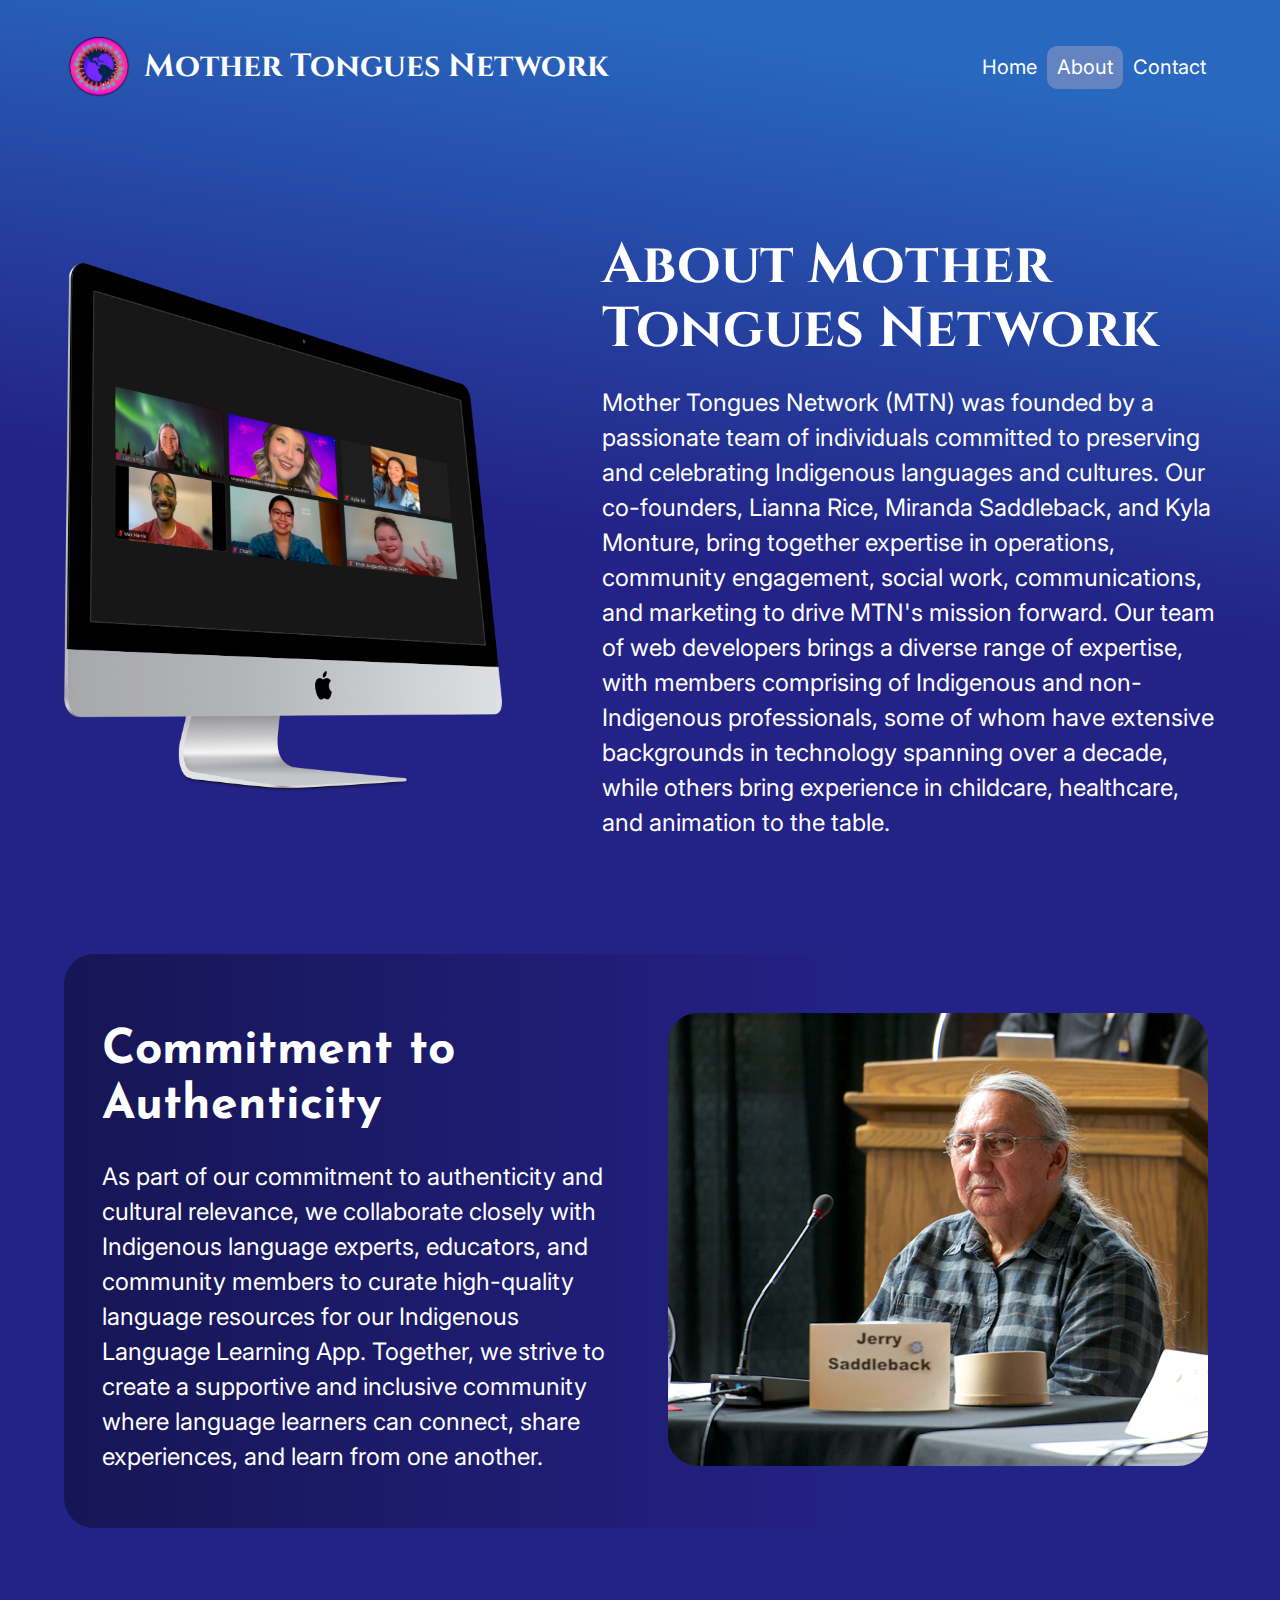
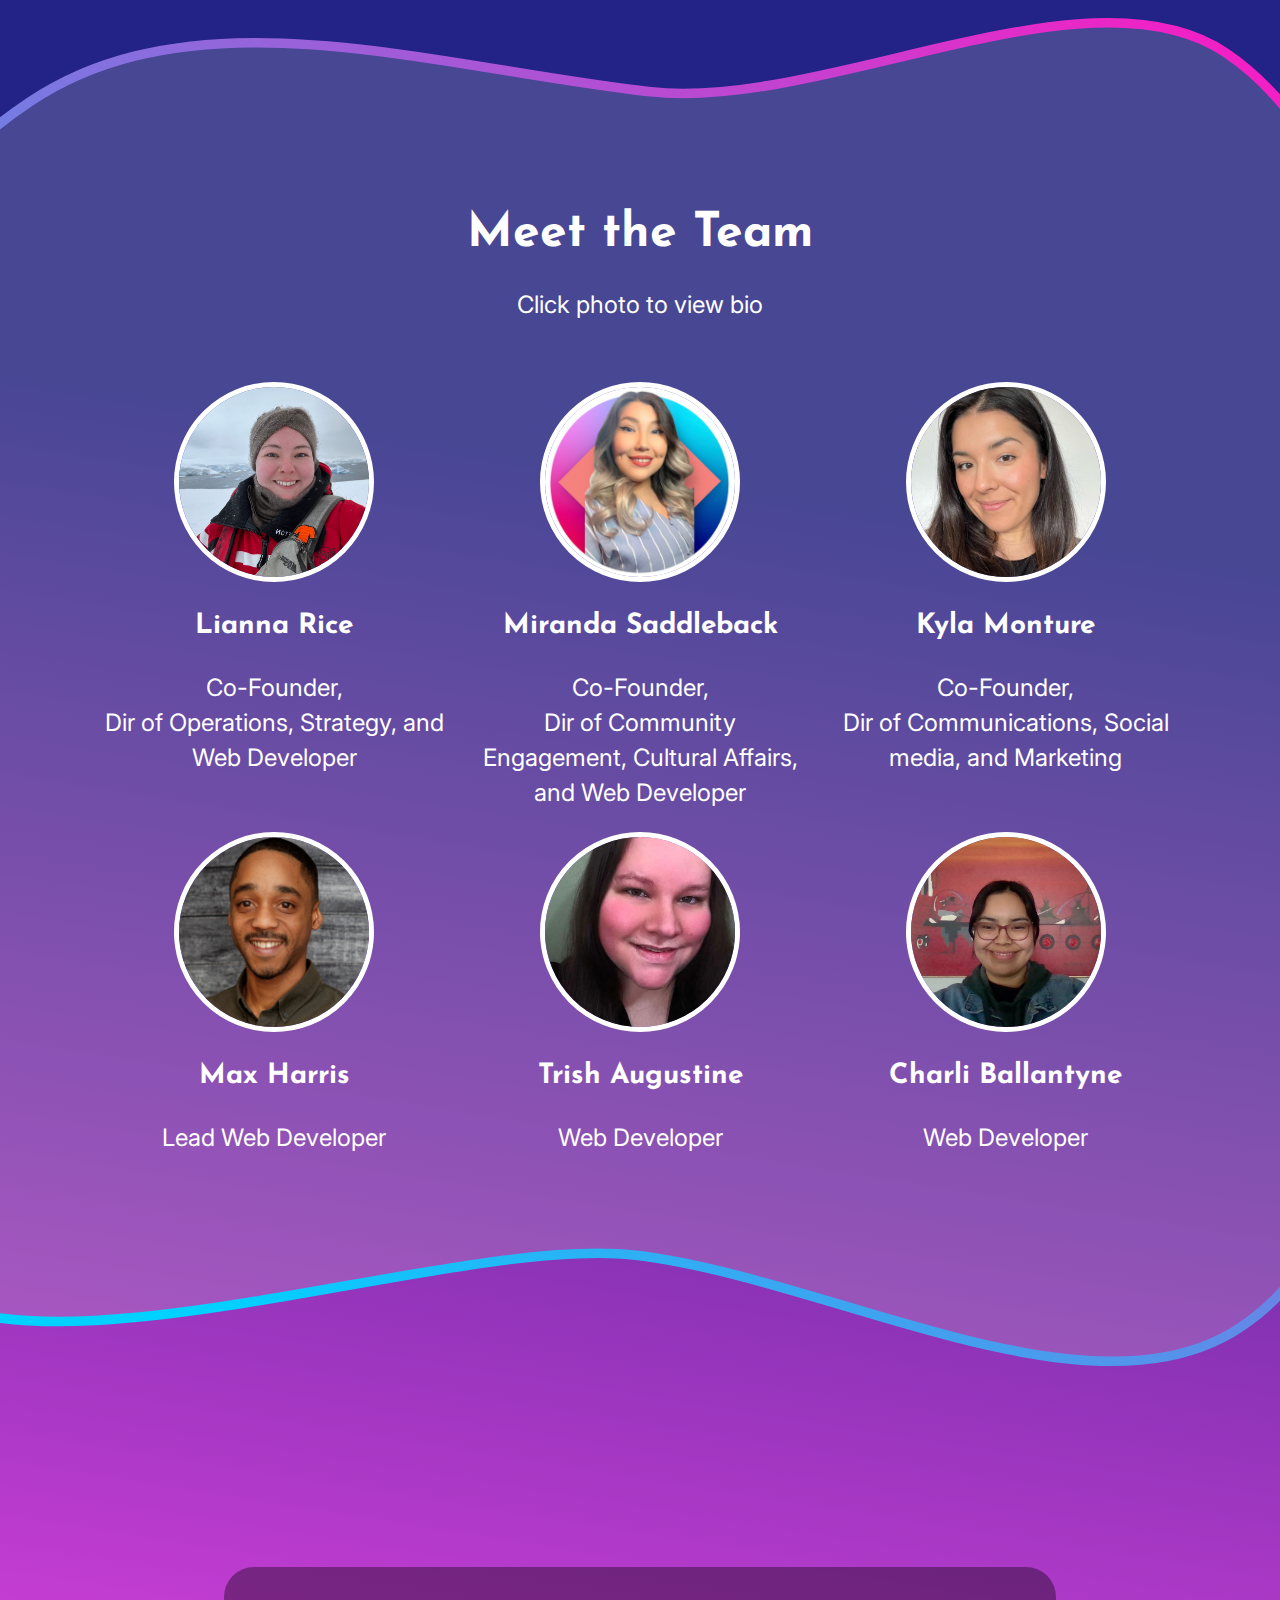
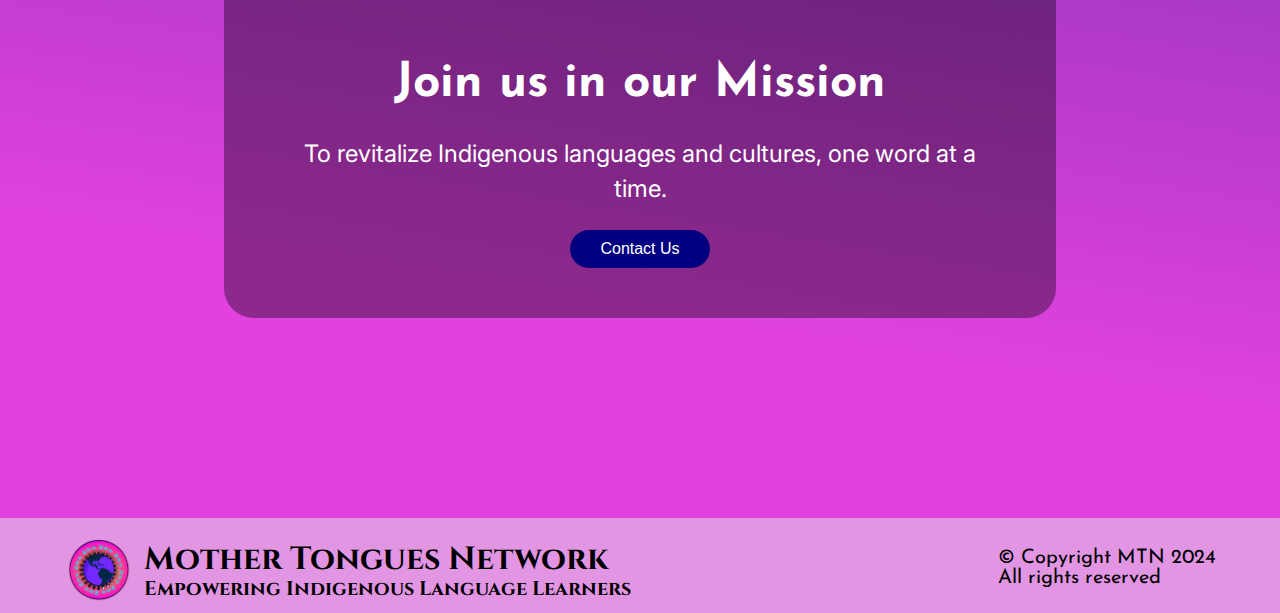
<file: about.html>
<!DOCTYPE html>
<html lang="en">
	<head>
		<meta charset="UTF-8" />
		<meta name="viewport" content="width=device-width, initial-scale=1.0" />
		<meta name="og:title" content="Mother Tongues Network" />
		<meta name="title" content="Mother Tongues Network" />
		<meta
			name="og:description"
			content="Dedicated to preserving and revitalizing Indigenous languages across Canada. Providing accessible and interactive resources for learning and celebrating languages and cultures."
		/>
		<meta
			name="description"
			content="Dedicated to preserving and revitalizing Indigenous languages across Canada. Providing accessible and interactive resources for learning and celebrating languages and cultures."
		/>
		<meta name="og:image" content="./assets/meta-data/real-banner.jpg" />
		<meta name="image" content="./assets/meta-data/real-banner.jpg" />
		<meta
			name="keywords"
			content="Mother Tongues Network, Indigenous, language, Indigenous Language, Language Preservation, Data Sovereignty, Language Revitalization. Plains Cree, Inuk, Mohawk, Anishnabe, Michif, Mobile Language Learning App, Miranda Saddleback, Lianna Rice, Kyla Montour, Max Harris, Trisha Augustine, Charli Ballantyne"
		/>
		<link
			rel="apple-touch-icon"
			sizes="180x180"
			href="/assets/favicons/apple-touch-icon.png"
		/>
		<link
			rel="icon"
			type="image/png"
			sizes="32x32"
			href="/assets/favicons/favicon-32x32.png"
		/>
		<link
			rel="icon"
			type="image/png"
			sizes="16x16"
			href="/assets/favicons/favicon-16x16.png"
		/>
		<link rel="manifest" href="/assets/favicons/site.webmanifest" />
		<link
			rel="mask-icon"
			href="/assets/favicons/safari-pinned-tab.svg"
			color="#5bbad5"
		/>
		<link rel="shortcut icon" href="/assets/favicons/favicon.ico" />
		<meta name="msapplication-TileColor" content="#da532c" />
		<meta
			name="msapplication-config"
			content="/assets/favicons/browserconfig.xml"
		/>
		<meta name="theme-color" content="#ffffff" />
		<!-- Styles -->
		<link rel="preconnect" href="https://fonts.googleapis.com" />
		<link rel="preconnect" href="https://fonts.gstatic.com" crossorigin />
		<link
			href="https://fonts.googleapis.com/css2?family=Cinzel:wght@400..900&display=swap"
			rel="stylesheet"
		/>
		<link
			href="https://fonts.googleapis.com/css2?family=Inter:wght@100..900&family=Josefin+Sans:ital,wght@0,100..700;1,100..700&display=swap"
			rel="stylesheet"
		/>
		<link rel="stylesheet" href="./normalize.css" />
		<link rel="stylesheet" href="./about.css" />
		<link rel="stylesheet" href="./style.css" />
		<title>Mother Tongues Network - About Us</title>
	</head>

	<body>
		<header>
			<div>
				<a href="./index.html" class="top-logo">
					<img
						src="./assets/mtn-pink-logo.png"
						alt=">Mother Tongues Network logo"
					/>
					<span class="logo-text">Mother Tongues Network</span>
				</a>
			</div>

			<button class="menuBtn" id="menuBtn" aria-label="open and close button">
				<svg
					id="openSvg"
					width="46"
					height="34"
					viewBox="0 0 46 34"
					fill="none"
					xmlns="http://www.w3.org/2000/svg"
				>
					<line
						x1="1.5"
						y1="1.5"
						x2="44.5"
						y2="1.5"
						stroke="white"
						stroke-width="3"
						stroke-linecap="round"
					/>
					<line
						x1="1.5"
						y1="32.5"
						x2="44.5"
						y2="32.5"
						stroke="white"
						stroke-width="3"
						stroke-linecap="round"
					/>
					<line
						x1="1.5"
						y1="17"
						x2="44.5"
						y2="17"
						stroke="white"
						stroke-width="3"
						stroke-linecap="round"
					/>
				</svg>
				<svg
					class="hidden"
					id="closeSvg"
					width="46"
					height="34"
					viewBox="0 0 61 56"
					fill="none"
					xmlns="http://www.w3.org/2000/svg"
				>
					<path
						d="M2 2L58.8999 53.8008"
						stroke="white"
						stroke-width="5"
						stroke-linecap="round"
					/>
					<path
						d="M59 2L2 54"
						stroke="white"
						stroke-width="5"
						stroke-linecap="round"
					/>
				</svg>
			</button>

			<nav class="nav-links-container" id="nav-links-container">
				<ul class="top-links">
					<li>
						<a href="./index.html">Home</a>
					</li>
					<li class="active">
						<a href="./about.html">About</a>
					</li>
					<li>
						<a href="./contact.html">Contact</a>
					</li>
				</ul>
			</nav>
		</header>
		<main>
			<button onclick="topFunction()" id="topBtn">
				<img src="./assets/icons/topBtn.svg" alt="Top Button" />
			</button>
			<section class="about-title wrapper">
				<div class="title-img">
					<img src="./assets/mtn-content-pics/rrreal-desktop-one.png" class="desktop-zoom" alt="A desktop turned left, showing the MTN team on a zoom call." />
					<img src="./assets/mtn-content-pics/real-real-real-one.png" class="mobile-zoom" alt="A desktop facing frontward, showing the MTN team on a zoom call." />
				</div>
				<div class="text-content">
					<h1>About Mother Tongues Network</h1>

					<p>
						Mother Tongues Network (MTN) was founded by a passionate team of
						individuals committed to preserving and celebrating Indigenous
						languages and cultures. Our co-founders, Lianna Rice, Miranda
						Saddleback, and Kyla Monture, bring together expertise in
						operations, community engagement, social work, communications, and
						marketing to drive MTN's mission forward. Our team of web developers
						brings a diverse range of expertise, with members comprising of
						Indigenous and non-Indigenous professionals, some of whom have
						extensive backgrounds in technology spanning over a decade, while
						others bring experience in childcare, healthcare, and animation to
						the table.
					</p>
				</div>
			</section>

			<section class="commitment right-fade wrapper">
				<div class="text-content">
					<h2>Commitment to Authenticity</h2>
					<p>
						As part of our commitment to authenticity and cultural relevance, we
						collaborate closely with Indigenous language experts, educators, and
						community members to curate high-quality language resources for our
						Indigenous Language Learning App. Together, we strive to create a
						supportive and inclusive community where language learners can
						connect, share experiences, and learn from one another.
					</p>
				</div>
				<div class="commitment-img">
					<img
						src="./assets/mtn-content-pics/trc-jerry-saddleback.png"
						alt="Jerry Saddleback on the TRC panel representing authenticity."
					/>
				</div>
			</section>

    <div class="team-container">
      <div class="team-title">
        <h2>Meet the Team</h2>
        <p>Click photo to view bio</p>
      </div>
      <ul class="team-members">
        <li class="person" data-modal="lianna-modal">
			<img src="./assets/MTN Team Photos/Lianna-personal-pic.jpeg" alt="Lianna Rice">
          <div class="person-text">
            <h3>Lianna Rice</h3>
            <p>Co-Founder, <br>Dir of Operations, Strategy, and Web Developer</p>
          </div>
        </li>

        <li class="person picture-right" data-modal="miranda-modal">
          <img src="./assets/MTN Team Photos/Miranda.jpg" alt="Miranda Saddleback">
          <div class="person-text">
            <h3>Miranda Saddleback</h3>
            <p>Co-Founder,  <br>Dir of Community Engagement, Cultural Affairs, and Web Developer</p>
          </div>
        </li>
        <li class="person" data-modal="kyla-modal">
          <img src="./assets/MTN Team Photos/Kyla.png" alt="Kyla Monture">
          <div class="person-text">
            <h3>Kyla Monture</h3>
            <p>Co-Founder, <br>Dir of Communications, Social media, and Marketing</p>
          </div>
        </li>
        <li class="person picture-right" data-modal="max-modal">
          <img src="./assets/MTN Team Photos/Max-Harris-Pro.png" alt="Max Harris">
          <div class="person-text">
            <h3>Max Harris</h3>
            <p>Lead Web Developer</p>
          </div>
        </li>
        <li class="person" data-modal="trish-modal">
          <img src="./assets/MTN Team Photos/trish-profile.jpg" alt="Trish Augustine">
          <div class="person-text">
            <h3>Trish Augustine</h3>
            <p>Web Developer</p>
          </div>
        </li>
        <li class="person picture-right" data-modal="charli-modal">
          <img src="./assets/MTN Team Photos/Charli.jpg" alt="Charli Ballantyne">
          <div class="person-text">
            <h3>Charli Ballantyne</h3>
            <p>Web Developer</p>
          </div>
        </li>
      </ul>
      </ul>
    </div>

    <div class="mission">
      <h2>Join us in our Mission</h2>
      <p>
        To revitalize Indigenous languages and cultures, one word at a time.
      </p>
      <button>
        <a href="./contact.html">Contact Us</a> 
      </button>
    </div>

    <div class="stay-updated">
      <h2>Stay updated on our progress</h2>
      <p>
        Join our email list to receive the latest news and announcements about
        the development of our Indigenous Language Learning App. Sign up today
        and be the first to know when the app is ready for launch!
      </p>
      <form action="">
        <input type="text" name="" id="" placeholder="Email" size="25" />
        <input type="submit" value="Submit" />
      </form>
    </div>
  </main>

  <!-- Team Modals -->
  <div id="overlay" class="overlay hidden"></div>

  <!-- Lianna modal -->
  <div class="modal hidden" id="lianna-modal">
    <div class="close-btn">
      <svg width="25" height="25" viewBox="0 0 67 62" fill="none" xmlns="http://www.w3.org/2000/svg">
        <path d="M5 5L61.8999 56.8008" stroke="white" stroke-width="10" stroke-linecap="round" />
        <path d="M62 5L5 57" stroke="white" stroke-width="10" stroke-linecap="round" />
      </svg>
    </div>
    <div class="modal-img-box">
      <img src="./assets/MTN Team Photos/Lianna-personal-pic.jpeg" alt="Lianna Rice" class="modal-img">

    </div>
    <h2>Lianna Rice</h2>
    <h3>Co-Founder
      Director of Operations, Strategy, And
      Web Development</h3>
    <div class="modal-scroll">
      <p>“Atelihai ilonnasi! Hi everyone! Liannavunga- I'm Lianna, a Nunatsiavut Inuk from Labrador. My tech journey flourished with a web development internship, where I gained the skills to create intuitive and visually appealing web experiences. Co-founding MTN and being influenced by the intergenerational impact of the residential school system, which severed my connection to my Inuttitut language, I'm deeply committed to enhancing the accessibility of Indigenous languages. With a background in sciences, community work, and project management, along with deep values rooted in Indigenous rights, inclusion, equity, and accessibility, my work with MTN allows me to contribute meaningfully to future generations.”</p>
    </div>
  </div>

  <!-- Miranda modal -->
  <div class="modal hidden" id="miranda-modal">
    <div class="close-btn">
      <svg width="25" height="25" viewBox="0 0 67 62" fill="none" xmlns="http://www.w3.org/2000/svg">
        <path d="M5 5L61.8999 56.8008" stroke="white" stroke-width="10" stroke-linecap="round" />
        <path d="M62 5L5 57" stroke="white" stroke-width="10" stroke-linecap="round" />
      </svg>
    </div>
    <div class="modal-img-box">
      <img src="./assets/MTN Team Photos/Miranda.jpg" alt="Miranda Saddleback" class="modal-img">
    </div>
    <h2>Miranda Saddleback</h2>
    <h3>Co-Founder
      Director of Community Engagement, Cultural Affairs, And Web Development</h3>
    <div class="modal-scroll">
      <p>"Wâcîyê/Hello there! I'm Miranda Saddleback Nânâtêwikamik, from Maskwacis Samson four bands, rooted in Edmonton, all within the Treaty 6 Territory. Embracing my Indigenous Nêhiyawêwin Plains Cree heritage, I share its rich traditions as a cultural presenter & knowledge keeper. With a diverse background, including working in social work, & passion for advocacy, I collaborate at MTN, amplifying Indigenous voices through various initiatives (web dev’, community engagement, digital artistry, UX/UI design, & cultural revitalization). As custodian of the sacred History of Creation story, intertwined with Nêhiyawêwin knowledge, I am committed in preserving our cultural legacy for generations to come!"</p>
    </div>
  </div>

  <!-- Kyla modal -->
  <div class="modal hidden" id="kyla-modal">
    <div class="close-btn">
      <svg width="25" height="25" viewBox="0 0 67 62" fill="none" xmlns="http://www.w3.org/2000/svg">
        <path d="M5 5L61.8999 56.8008" stroke="white" stroke-width="10" stroke-linecap="round" />
        <path d="M62 5L5 57" stroke="white" stroke-width="10" stroke-linecap="round" />
      </svg>
    </div>
    <div class="modal-img-box">
      <img src="./assets/MTN Team Photos/Kyla.png" alt="Kyla Monture" class="modal-img">
    </div>
    <h2>Kyla Monture</h2>
    <h3>Co-Founder
      Director of Communications, Social media, And Marketing</h3>
    <div class="modal-scroll">
      <p>"Hi there! I'm Kyla Monture, a Mohawk youth from 6 Nations of the Grand River. With web development skills gained from an internship at the Indigenous Friends Association, I'm thrilled to be part of MTN, a project I co-founded to reconnect with my Mohawk language and assist other young Indigenous people in connecting with their languages. Currently interning in social media and marketing, I'm eager to contribute. I believe MTN's program is crucial for preserving Indigenous languages and preventing language loss across generations. Our app serves as a powerful tool in this mission, preserving traditions and languages for future generations."</p>
    </div>
  </div>

  <!-- Max modal -->
  <div class="modal hidden" id="max-modal">
    <div class="close-btn">
      <svg width="25" height="25" viewBox="0 0 67 62" fill="none" xmlns="http://www.w3.org/2000/svg">
        <path d="M5 5L61.8999 56.8008" stroke="white" stroke-width="10" stroke-linecap="round" />
        <path d="M62 5L5 57" stroke="white" stroke-width="10" stroke-linecap="round" />
      </svg>
    </div>
    <div class="modal-img-box">
      <img src="./assets/MTN Team Photos/Max-Harris-Pro.png" alt="Max Harris" class="modal-img">
    </div>
    <h2>Max Harris</h2>
    <h3>Lead Web Developer</h3>
    <div class="modal-scroll">
      <p>“I am a full-stack web developer with over a decade of experience in the startup space. As a husband to an Indigenous woman and a father to Indigenous children, I am dedicated to applying my skillset and leadership to building technical solutions for Indigenous communities through Mother Tongues Network.”</p>
    </div>
  </div>

  <!-- Trish modal -->
  <div class="modal hidden" id="trish-modal">
    <div class="close-btn">
      <svg width="25" height="25" viewBox="0 0 67 62" fill="none" xmlns="http://www.w3.org/2000/svg">
        <path d="M5 5L61.8999 56.8008" stroke="white" stroke-width="10" stroke-linecap="round" />
        <path d="M62 5L5 57" stroke="white" stroke-width="10" stroke-linecap="round" />
      </svg>
    </div>
    <div class="modal-img-box">
      <img src="./assets/MTN Team Photos/trish-profile.jpg" alt="Trish Augustine" class="modal-img">
    </div>
    <h2>Trish Augustine</h2>
    <h3>Web Developer</h3>
    <div class="modal-scroll">
      <p>“As a junior developer, I've accumulated valuable experience in front-end development. I am based in my home community of Elsipogtog First Nation and am proud to be part of the growing number of Indigenous people in technology. Although my current focus lies in technology, particularly animation and web development, my professional journey began over a decade ago in healthcare. I worked as a nurse, perinatal educator, and doula, accumulating diverse experiences along the way that will contribute to my work at MTN.”</p>
    </div>
  </div>

  <!-- Charli modal -->
  <div class="modal hidden" id="charli-modal">
    <div class="close-btn">
      <svg width="25" height="25" viewBox="0 0 67 62" fill="none" xmlns="http://www.w3.org/2000/svg">
        <path d="M5 5L61.8999 56.8008" stroke="white" stroke-width="10" stroke-linecap="round" />
        <path d="M62 5L5 57" stroke="white" stroke-width="10" stroke-linecap="round" />
      </svg>
    </div>
    <div class="modal-img-box">
      <img src="./assets/MTN Team Photos/Charli.jpg" alt="" class="modal-img">
    </div>
    <h2>Charli Ballantyne</h2>
    <h3>Web Developer</h3>
    <div class="modal-scroll">
      <p>“I am Ojibwe and Cree from Roseau River First Nation, Manitoba. I started my tech journey in 2023 as a front-end web developer with experience in digital business and marketing. Prior to venturing into technology, I garnered experience in childcare, a background I'm thrilled to leverage at Mother Tongues Network.”</p>
    </div>
  </div>

		<footer>
			<div class="footer-content wrapper">
				<div class="footer-logo">
					<img
						src="./assets/mtn-pink-logo.png"
						alt="Mother Tongues Network logo"
					/>
					<div class="footer-title">
						<p>Mother Tongues Network</p>
						<span>Empowering Indigenous Language Learners</span>
					</div>
				</div>
				<div class="copyright">
					<p>&COPY Copyright MTN 2024</p>
					<p>All rights reserved</p>
				</div>
			</div>
		</footer>
		<script src="script.js"></script>
	</body>
</html>
</file>
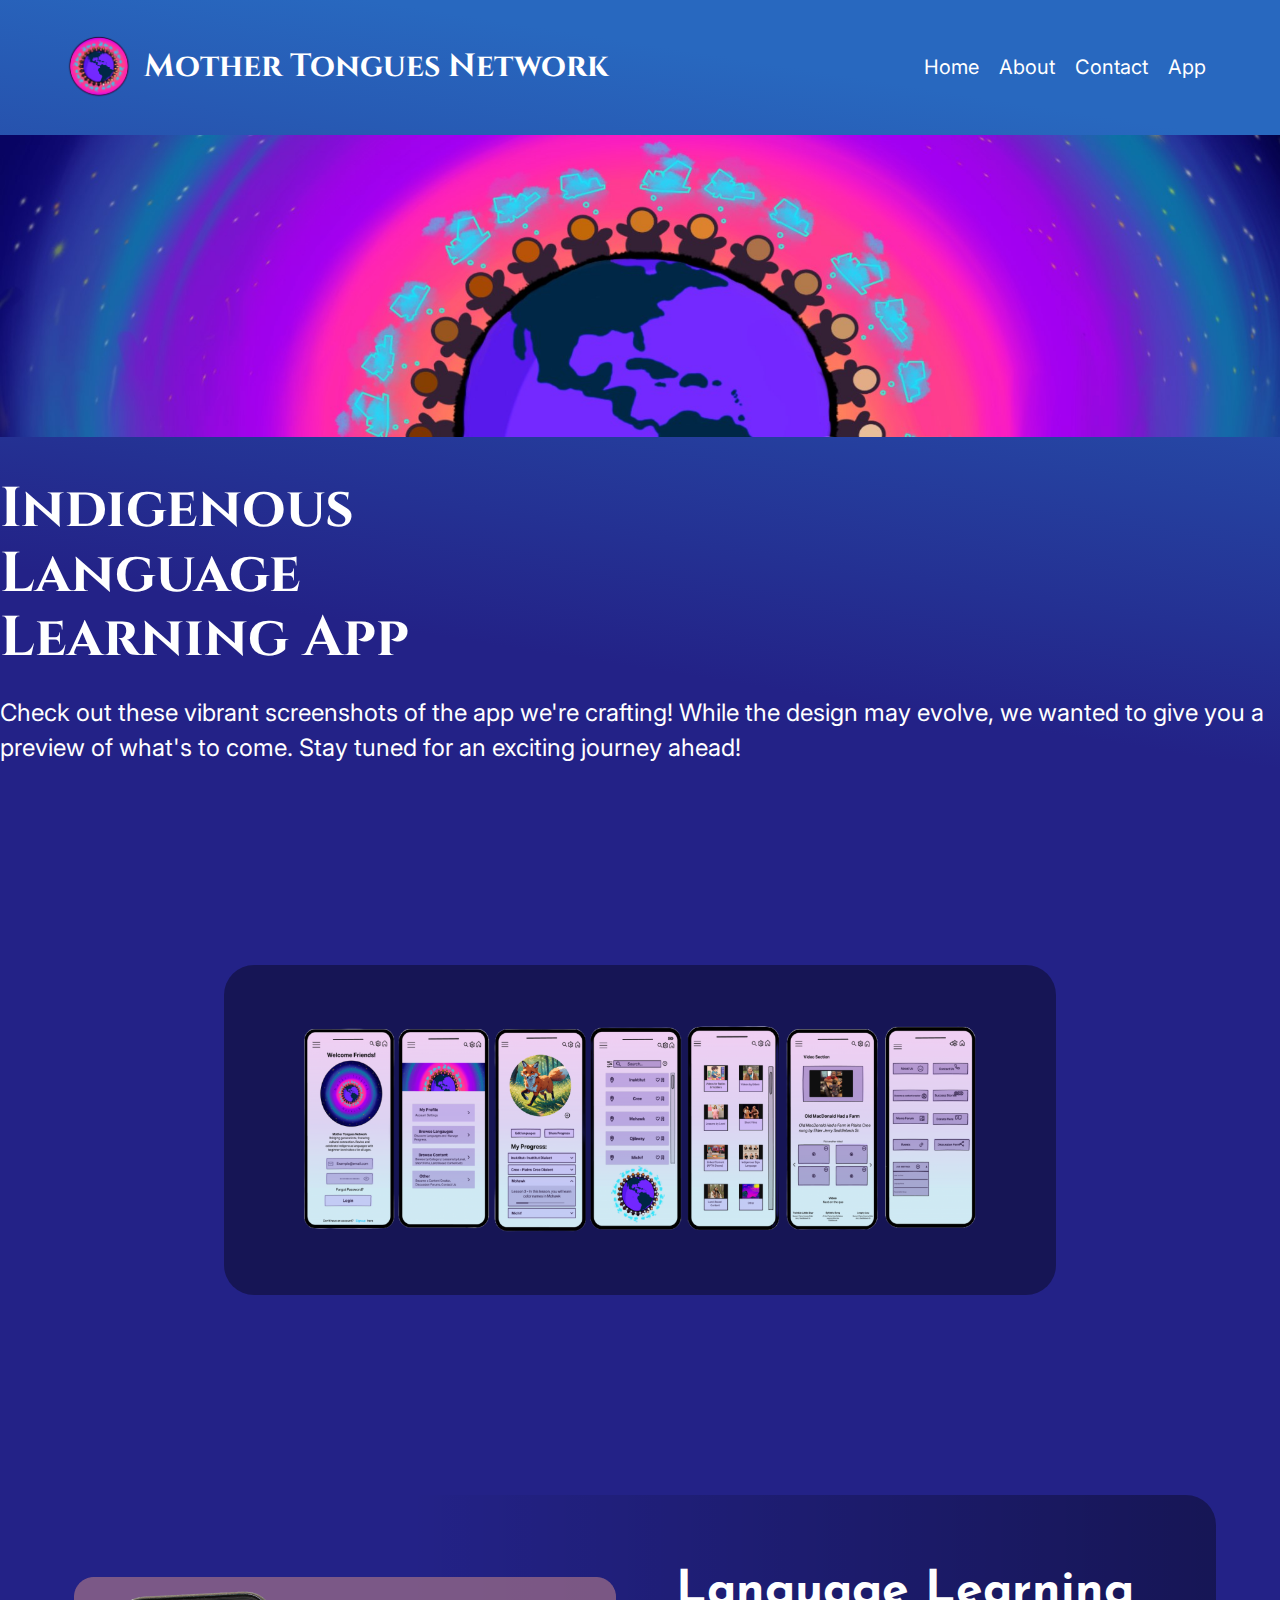
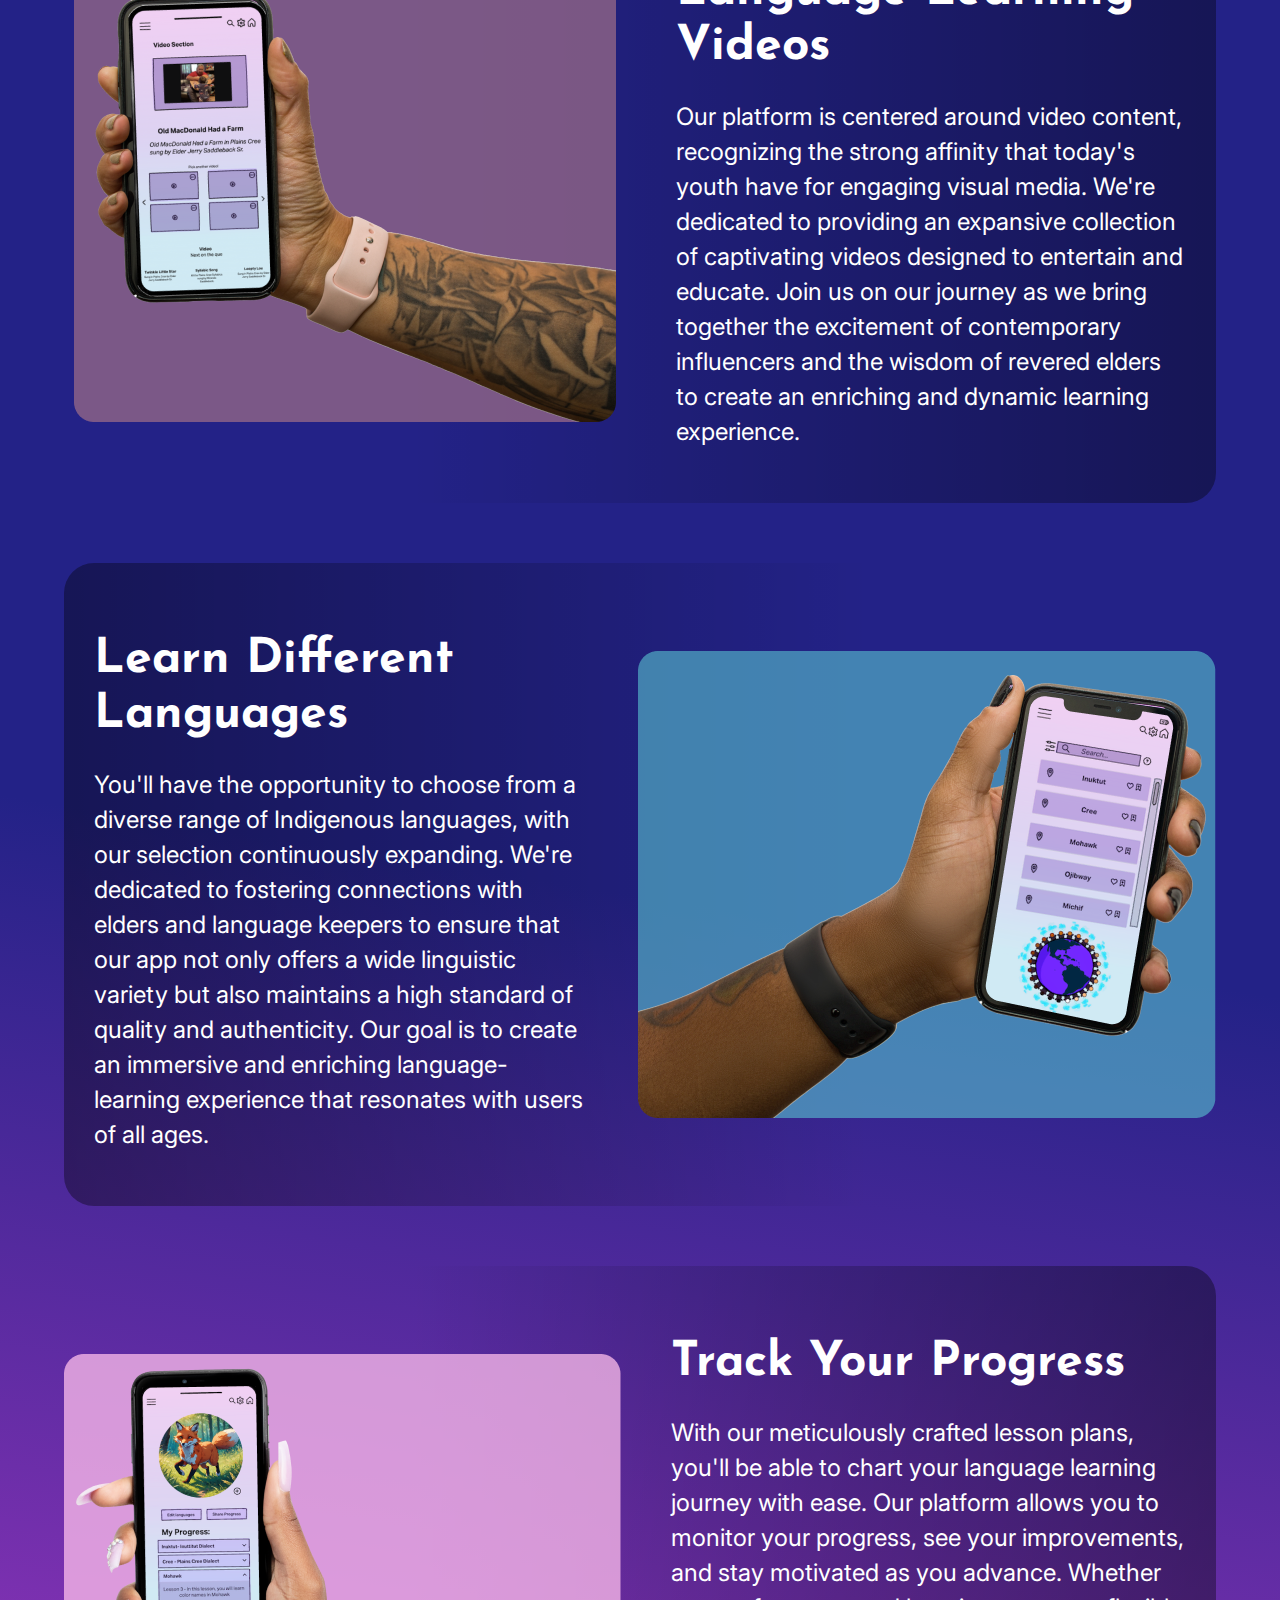
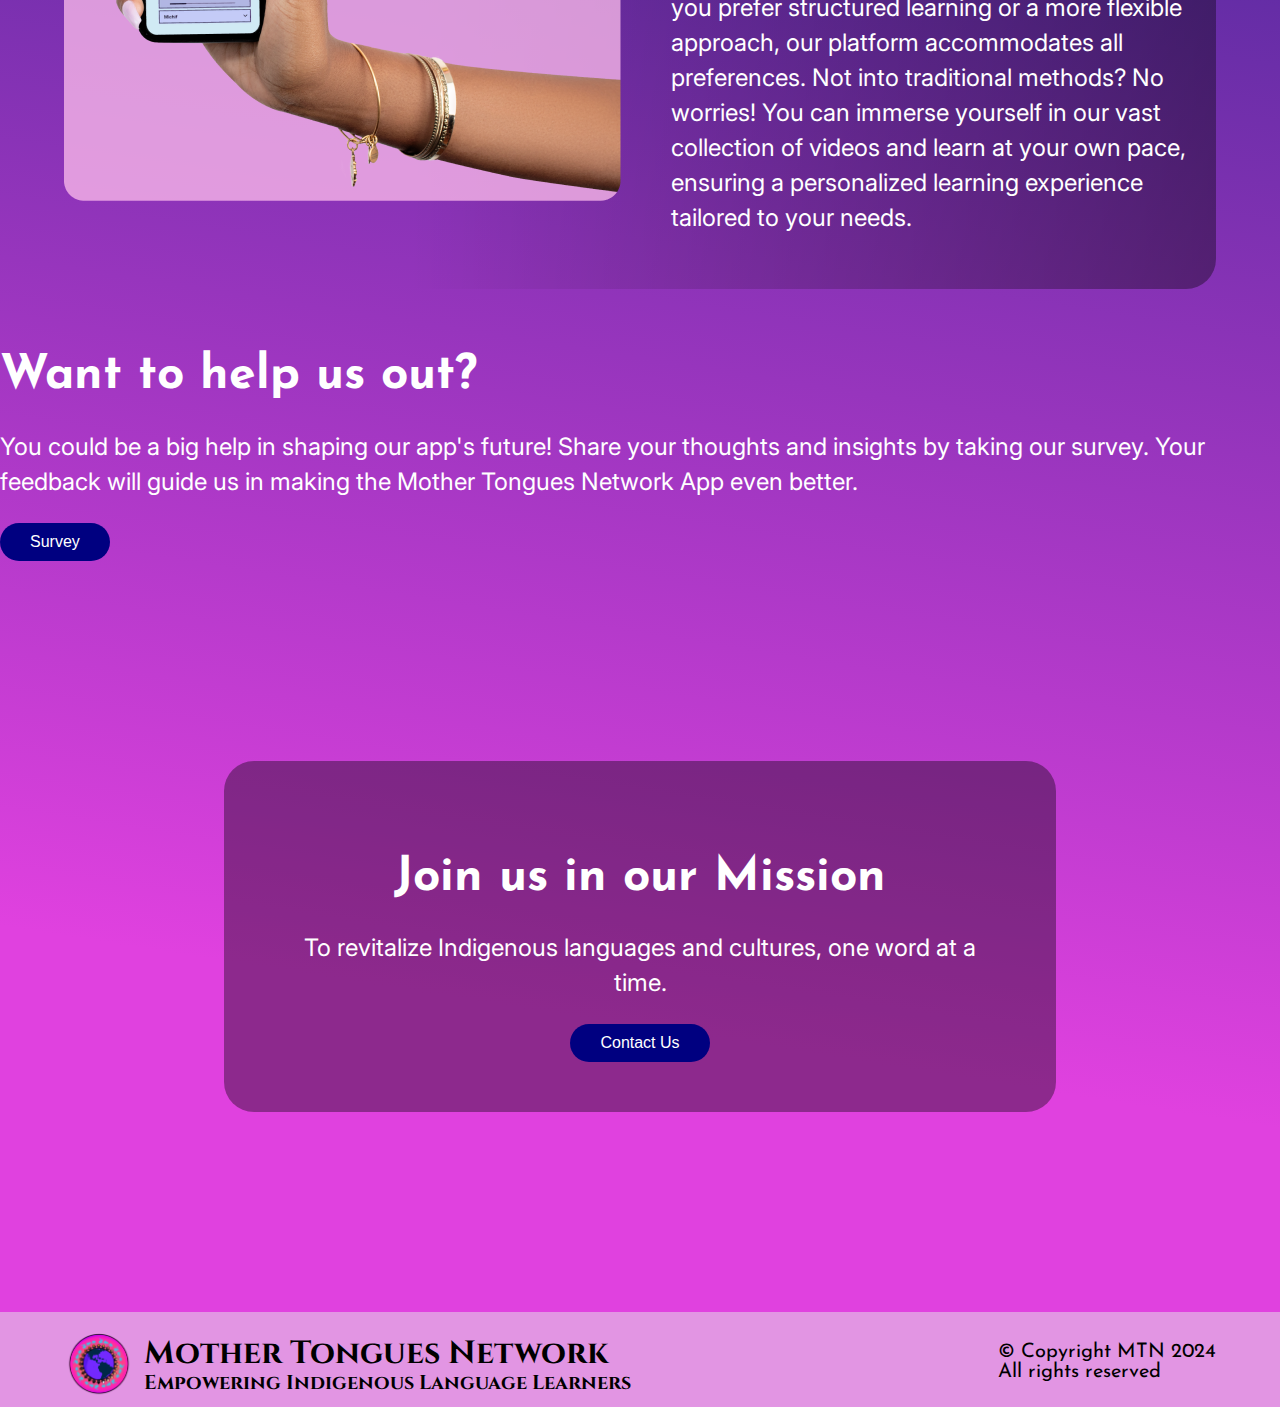
<file: app.html>
<!DOCTYPE html>
<html lang="en">

<head>
  <meta charset="UTF-8" />
  <meta name="viewport" content="width=device-width, initial-scale=1.0" />
  <meta name="og:title" content="Mother Tongues Network" />
		<meta name="title" content="Mother Tongues Network" />
		<meta
			name="og:description"
			content="Dedicated to preserving and revitalizing Indigenous languages across Canada. Providing accessible and interactive resources for learning and celebrating languages and cultures."
		/>
		<meta
			name="description"
			content="Dedicated to preserving and revitalizing Indigenous languages across Canada. Providing accessible and interactive resources for learning and celebrating languages and cultures."
		/>
		<meta name="og:image" content="./assets/meta-data/real-banner.jpg" />
		<meta name="image" content="./assets/meta-data/real-banner.jpg" />
		<meta
			name="keywords"
			content="Mother Tongues Network, Indigenous, language, Indigenous Language, Language Preservation, Data Sovereignty, Language Revitalization. Plains Cree, Inuk, Mohawk, Anishnabe, Michif, Mobile Language Learning App, Miranda Saddleback, Lianna Rice, Kyla Montour, Max Harris, Trisha Augustine, Charli Ballantyne"
		/>
  <link
    rel="apple-touch-icon"
    sizes="180x180"
    href="/assets/favicons/apple-touch-icon.png" />
  <link
    rel="icon"
    type="image/png"
    sizes="32x32"
    href="/assets/favicons/favicon-32x32.png" />
  <link
    rel="icon"
    type="image/png"
    sizes="16x16"
    href="/assets/favicons/favicon-16x16.png" />
  <link rel="manifest" href="/assets/favicons/site.webmanifest" />
  <link
    rel="mask-icon"
    href="/assets/favicons/safari-pinned-tab.svg"
    color="#5bbad5" />
  <link rel="shortcut icon" href="/assets/favicons/favicon.ico" />
  <meta name="msapplication-TileColor" content="#da532c" />
  <meta
    name="msapplication-config"
    content="/assets/favicons/browserconfig.xml" />
  <meta name="theme-color" content="#ffffff" />
  <!-- Styles -->
  <link rel="preconnect" href="https://fonts.googleapis.com" />
  <link rel="preconnect" href="https://fonts.gstatic.com" crossorigin />
  <link
    href="https://fonts.googleapis.com/css2?family=Cinzel:wght@400..900&display=swap"
    rel="stylesheet" />
  <link
    href="https://fonts.googleapis.com/css2?family=Inter:wght@100..900&family=Josefin+Sans:ital,wght@0,100..700;1,100..700&display=swap"
    rel="stylesheet" />
  <link rel="stylesheet" href="./normalize.css" />
  <link rel="stylesheet" href="./style.css" />
  <title>Mother Tongues Network - Contact Us</title>
</head>

<body>
  <header>
    <div>
      <a href="./index.html" class="top-logo">
        <img src="./assets/mtn-pink-logo.png" alt=">Mother Tongues Network logo" />
        <span class="logo-text">Mother Tongues Network</span>
      </a>
    </div>

    <button class="menuBtn" id="menuBtn">
      <svg
        id="openSvg"
        width="46"
        height="34"
        viewBox="0 0 46 34"
        fill="none"
        xmlns="http://www.w3.org/2000/svg">
        <line
          x1="1.5"
          y1="1.5"
          x2="44.5"
          y2="1.5"
          stroke="white"
          stroke-width="3"
          stroke-linecap="round" />
        <line
          x1="1.5"
          y1="32.5"
          x2="44.5"
          y2="32.5"
          stroke="white"
          stroke-width="3"
          stroke-linecap="round" />
        <line
          x1="1.5"
          y1="17"
          x2="44.5"
          y2="17"
          stroke="white"
          stroke-width="3"
          stroke-linecap="round" />
      </svg>
      <svg
        class="hidden"
        id="closeSvg"
        width="61"
        height="56"
        viewBox="0 0 61 56"
        fill="none"
        xmlns="http://www.w3.org/2000/svg">
        <path
          d="M2 2L58.8999 53.8008"
          stroke="white"
          stroke-width="3"
          stroke-linecap="round" />
        <path
          d="M59 2L2 54"
          stroke="white"
          stroke-width="3"
          stroke-linecap="round" />
      </svg>
    </button>

    <nav class="nav-links-container" id="nav-links-container">
      <ul class="top-links">
        <li>
          <a href="./index.html">Home</a>
        </li>
        <li>
          <a href="./about.html">About</a>
        </li>
        <li>
          <a href="./contact.html">Contact</a>
        </li>
        <li>
          <a href="./app.html">App</a>
        </li>
      </ul>
  </header>
  <main>
    <button onclick="topFunction()" id="topBtn">
      <img src="./assets/icons/topBtn.svg" alt="Top Button" />
    </button>
    <section>
      <img src="./assets/app/real-banner.jpg" alt="Banner of OG Mother Tongues Network Logo.">
    </section>
    <section class="app-section">
      <div class="app-hero-text">
        <h1>Indigenous <br> Language <br> Learning App</h1>
        <p>
          Check out these vibrant screenshots of the app we're crafting! While the design may evolve, we wanted to give you a preview of what's to come. Stay tuned for an exciting journey ahead!
        </p>
      </div>
      <!-- change mission code but make a class specific to this div -->
      <div class="app-img mission">
        <img src="./assets/app/real-app-design.png" alt="Old Mother Tongues Network Mock up app design">
      </div>
    </section>
    <section class="homepage-content left-fade wrapper">
      <img
        src="./assets/app/app-videos.png"
        alt="" />
      <div class="home-text">
        <h2 class="sub-headings">Language Learning Videos</h2>
        <p>
          Our platform is centered around video content, recognizing the strong affinity that today's youth have for engaging visual media. We're dedicated to providing an expansive collection of captivating videos designed to entertain and educate. Join us on our journey as we bring together the excitement of contemporary influencers and the wisdom of revered elders to create an enriching and dynamic learning experience.
        </p>
      </div>
    </section>
    <section class="homepage-content right-fade wrapper">

      <div class="home-text">
        <h2 class="sub-headings">Learn Different Languages</h2>
        <p>
          You'll have the opportunity to choose from a diverse range of Indigenous languages, with our selection continuously expanding. We're dedicated to fostering connections with elders and language keepers to ensure that our app not only offers a wide linguistic variety but also maintains a high standard of quality and authenticity. Our goal is to create an immersive and enriching language-learning experience that resonates with users of all ages.
        </p>
      </div>
      <img
        src="./assets/app/app-languages.png"
        alt="" />
    </section>
    <section class="homepage-content left-fade wrapper">
      <img
        src="./assets/app/app-progress.png"
        alt="A mockup of the progress tracking feature" />
      <div class="home-text">
        <h2 class="sub-headings">Track Your Progress</h2>
        <p>
         With our meticulously crafted lesson plans, you'll be able to chart your language learning journey with ease. Our platform allows you to monitor your progress, see your improvements, and stay motivated as you advance. Whether you prefer structured learning or a more flexible approach, our platform accommodates all preferences. Not into traditional methods? No worries! You can immerse yourself in our vast collection of videos and learn at your own pace, ensuring a personalized learning experience tailored to your needs.
        </p>
      </div>
    </section>
    <section class="survey-section">
      <div>
				<h2>Want to help us out?</h2>
				<p>
          You could be a big help in shaping our app's future! Share your thoughts and insights by taking our survey. Your feedback will guide us in making the Mother Tongues Network App even better.
				</p>
				<button>
					<a href="https://docs.google.com/forms/d/e/1FAIpQLSdTSddAgJ2C89THFzT1VGs2OXjPGvAF5qWOlOiNLfcmZCcs6g/viewform?usp=sf_link" target="_blank">Survey</a>
				</button>
			</div>
    </section>
    <section>
      <div class="mission">
				<h2>Join us in our Mission</h2>
				<p>
					To revitalize Indigenous languages and cultures, one word at a time.
				</p>
				<button>
					<a href="./contact.html">Contact Us</a>
				</button>
			</div>
    </section>
    <section>
      <div class="stay-updated">
        <h2>
          Want to stay updated on our progress?
        </h2>
        <p>
          Join our mailing list to receive the latest news and announcements about
          the development and launch of our Indigenous Language Learning App!
        </p>
      </div>
    </section>
  </main>
  <script src="script.js"></script>
</body>

<footer>
  <div class="footer-content wrapper">
    <div class="footer-logo">
      <img src="./assets/mtn-pink-logo.png" alt="Mother Tongues Network logo" />
      <div class="footer-title">
        <p>Mother Tongues Network</p>
        <span>Empowering Indigenous Language Learners</span>
      </div>
    </div>
    <div class="copyright">
      <p>&COPY Copyright MTN 2024</p>
      <p>All rights reserved</p>
    </div>
  </div>
</footer>

</html>
</file>
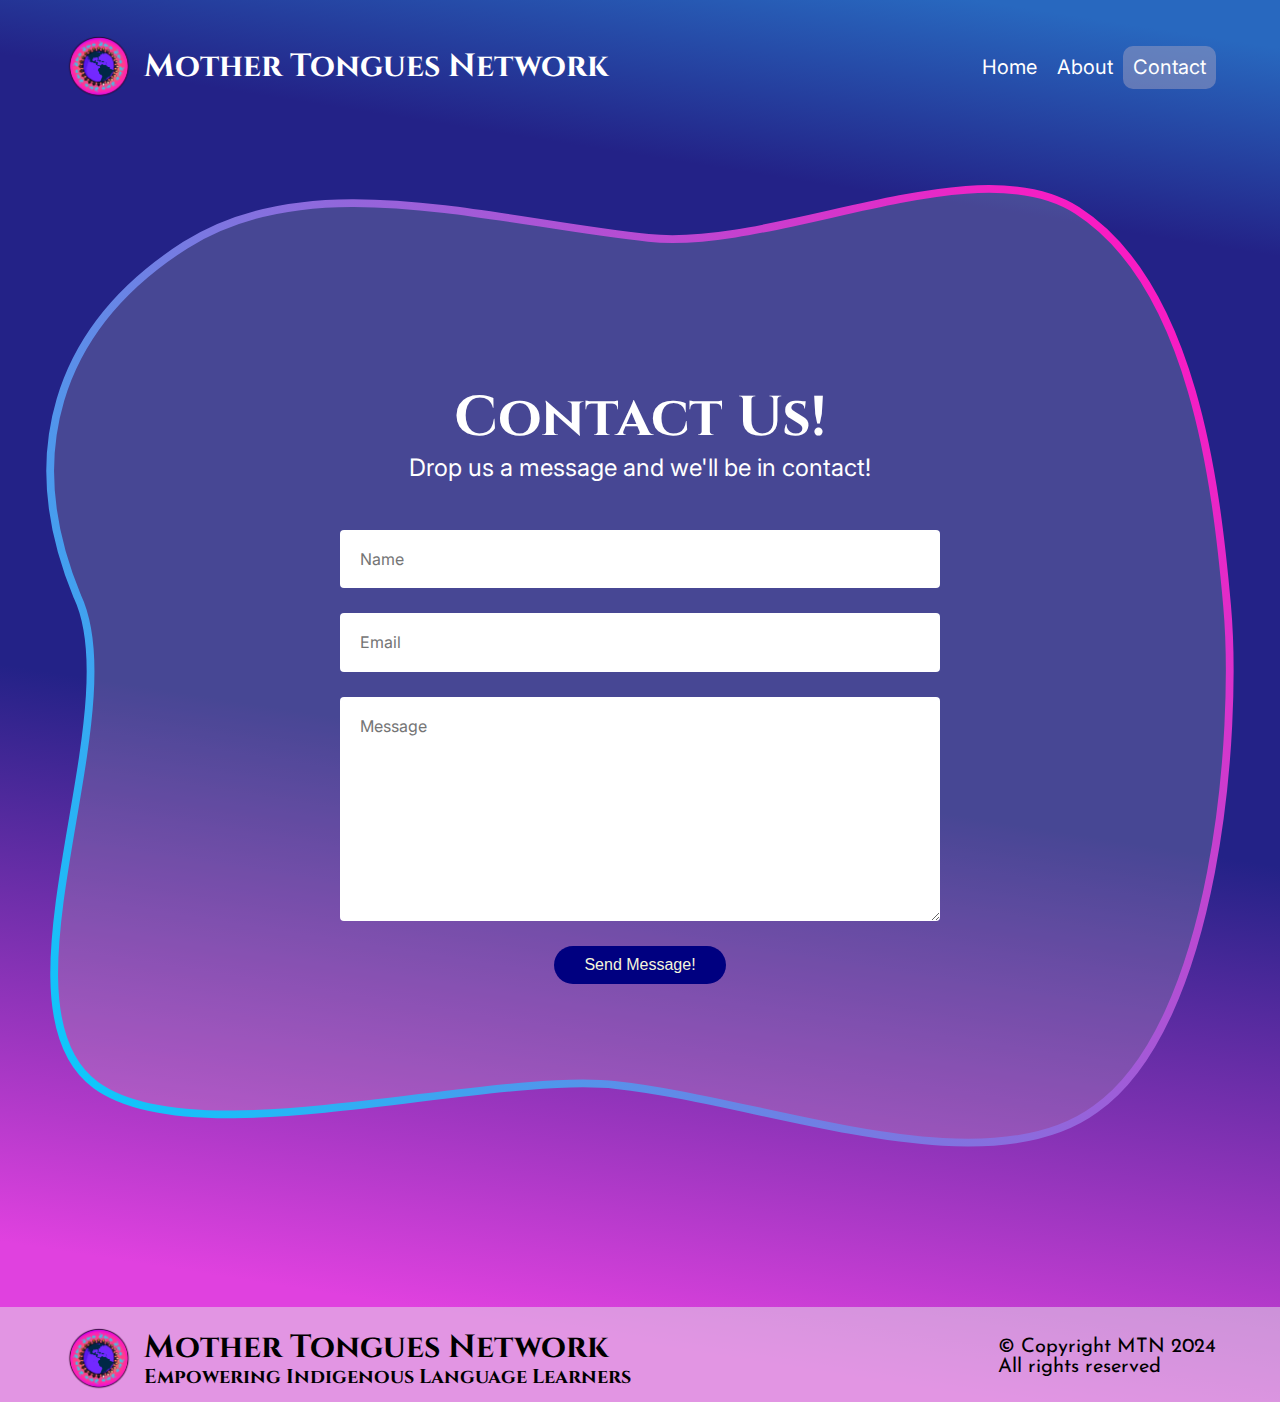
<file: contact.html>
<!DOCTYPE html>
<html lang="en">

<head>
	<meta charset="UTF-8" />
	<meta name="viewport" content="width=device-width, initial-scale=1.0" />
	<meta name="og:title" content="Mother Tongues Network" />
		<meta name="title" content="Mother Tongues Network" />
		<meta
			name="og:description"
			content="Dedicated to preserving and revitalizing Indigenous languages across Canada. Providing accessible and interactive resources for learning and celebrating languages and cultures."
		/>
		<meta
			name="description"
			content="Dedicated to preserving and revitalizing Indigenous languages across Canada. Providing accessible and interactive resources for learning and celebrating languages and cultures."
		/>
		<meta name="og:image" content="./assets/meta-data/real-banner.jpg" />
		<meta name="image" content="./assets/meta-data/real-banner.jpg" />
		<meta
			name="keywords"
			content="Mother Tongues Network, Indigenous, language, Indigenous Language, Language Preservation, Data Sovereignty, Language Revitalization. Plains Cree, Inuk, Mohawk, Anishnabe, Michif, Mobile Language Learning App, Miranda Saddleback, Lianna Rice, Kyla Montour, Max Harris, Trisha Augustine, Charli Ballantyne"
		/>
	<link
		rel="apple-touch-icon"
		sizes="180x180"
		href="/assets/favicons/apple-touch-icon.png" />
	<link
		rel="icon"
		type="image/png"
		sizes="32x32"
		href="/assets/favicons/favicon-32x32.png" />
	<link
		rel="icon"
		type="image/png"
		sizes="16x16"
		href="/assets/favicons/favicon-16x16.png" />
	<link rel="manifest" href="/assets/favicons/site.webmanifest" />
	<link
		rel="mask-icon"
		href="/assets/favicons/safari-pinned-tab.svg"
		color="#5bbad5" />
	<link rel="shortcut icon" href="/assets/favicons/favicon.ico" />
	<meta name="msapplication-TileColor" content="#da532c" />
	<meta
		name="msapplication-config"
		content="/assets/favicons/browserconfig.xml" />
	<meta name="theme-color" content="#ffffff" />
	<!-- Styles -->
	<link rel="preconnect" href="https://fonts.googleapis.com" />
	<link rel="preconnect" href="https://fonts.gstatic.com" crossorigin />
	<link
		href="https://fonts.googleapis.com/css2?family=Cinzel:wght@400..900&display=swap"
		rel="stylesheet" />
	<link
		href="https://fonts.googleapis.com/css2?family=Inter:wght@100..900&family=Josefin+Sans:ital,wght@0,100..700;1,100..700&display=swap"
		rel="stylesheet" />
	<link rel="stylesheet" href="./normalize.css" />
	<link rel="stylesheet" href="./style.css" />
	<title>Mother Tongues Network - Contact Us</title>
</head>

<body>
	<header>
		<div>
			<a href="./index.html" class="top-logo">
				<img src="./assets/mtn-pink-logo.png" alt=">Mother Tongues Network logo" />
				<span class="logo-text">Mother Tongues Network</span>
			</a>
		</div>

		<button class="menuBtn" id="menuBtn" aria-label="open and close button">
			<svg
				id="openSvg"
				width="46"
				height="34"
				viewBox="0 0 46 34"
				fill="none"
				xmlns="http://www.w3.org/2000/svg">
				<line
					x1="1.5"
					y1="1.5"
					x2="44.5"
					y2="1.5"
					stroke="white"
					stroke-width="3"
					stroke-linecap="round" />
				<line
					x1="1.5"
					y1="32.5"
					x2="44.5"
					y2="32.5"
					stroke="white"
					stroke-width="3"
					stroke-linecap="round" />
				<line
					x1="1.5"
					y1="17"
					x2="44.5"
					y2="17"
					stroke="white"
					stroke-width="3"
					stroke-linecap="round" />
			</svg>
			<svg
			class="hidden"
			id="closeSvg"
			width="46"
			height="34"
			viewBox="0 0 61 56"
			fill="none"
			xmlns="http://www.w3.org/2000/svg">
			<path
			  d="M2 2L58.8999 53.8008"
			  stroke="white"
			  stroke-width="5"
			  stroke-linecap="round" />
			<path
			  d="M59 2L2 54"
			  stroke="white"
			  stroke-width="5"
			  stroke-linecap="round" />
			</svg>
		</button>

		<nav class="nav-links-container" id="nav-links-container">
			<ul class="top-links">
				<li>
					<a href="./index.html">Home</a>
				</li>
				<li>
					<a href="./about.html">About</a>
				</li>
				<li class="active">
					<a href="./contact.html">Contact</a>
				</li>
			</ul>
	</header>
	<main>
		<button onclick="topFunction()" id="topBtn">
			<img src="./assets/icons/topBtn.svg" alt="Top Button" />
		</button>
		<div class="contact-section">
			<div class="form-title">
				<h1>Contact Us!</h1>
				<p>Drop us a message and we'll be in contact!</p>
			</div>
			<form
				action="https://formspree.io/f/xayrozpy"
				method="POST"
				class="contact-form">
				<!-- name -->
				<label for="name" class="sr-only">Name</label>
				<input type="text" name="name" id="name" placeholder="Name" />
				<!-- email -->
				<label for="email" class="sr-only">Email</label>
				<input type="email" name="email" id="email" placeholder="Email" />
				<!-- message -->
				<label for="message" class="sr-only">Message</label>
				<textarea
					name="message"
					id="message"
					cols="30"
					rows="10"
					placeholder="Message"></textarea>
				<!-- submit button -->
				<button type="submit" class="button1">Send Message!</button>
			</form>
		</div>

		<div class="stay-updated">
			<h2>
				Don’t want to message us but want to stay updated on our progress?
			</h2>
			<p>
				Join our email list to receive the latest news and announcements about
				the development of our Indigenous Language Learning App. Sign up today
				and be the first to know when the app is ready for launch!
			</p>
			<form action="">
				<input type="text" name="" id="" placeholder="Email" size="25" />
				<input type="submit" value="Submit" />
			</form>
	</main>
	<script src="script.js"></script>
</body>

<footer>
	<div class="footer-content wrapper">
		<div class="footer-logo">
			<img src="./assets/mtn-pink-logo.png" alt="Mother Tongues Network logo" />
<div class="footer-title">
  <p>Mother Tongues Network</p>
  <span>Empowering Indigenous Language Learners</span>
</div>
</div>
<div class="copyright">
<p>&COPY Copyright MTN 2024</p>
<p>All rights reserved</p>
</div>
	</div>
</footer>

</html>
</file>
<file: about.css>
html {
	box-sizing: border-box;
}

*,
*:before,
*:after {
	box-sizing: inherit;
}

img {
	width: 100%;
}

/* Page Content */
section {
	width: 90%;
	margin: 90px auto;
	display: flex;
	align-items: center;
	gap: var(--spacing-md);
	justify-content: center;
}

.about-title {
	width: 100%;
	max-width: 1471px;
	gap: 100px;
}

.about-title .text-content {
	width: 70%;
}

section .text-content {
	width: 50%;
}

.title-img {
	width: 50%;
}

.mobile-zoom {
	display: none;
}

/* commitment to authenticity */
.commitment {
	border-radius: var(--radius-lg);
}

.commitment .text-content {
	padding: var(--spacing-lg);
}

.commitment-img {
	border-radius: var(--radius-lg);
}

.commitment-img img {
	border-radius: var(--radius-lg);
}

/* TEAM MEMBERS */
.team-container {
	/* width: 95%; */
	max-width: 1600px;
	margin: 0 auto;
	padding: 150px 0px;
	background-image: url(./assets/team-blob.svg);
	background-position: center;
	background-repeat: no-repeat;
	background-size: cover;
}

.team-container h2,
.team-container p {
	text-align: center;
}

.team-members {
	width: 90%;
	margin: var(--spacing-xl) auto;
	display: flex;
	flex-wrap: wrap;
	justify-content: center;
	padding-left: 0;
}

.person {
	flex-basis: 30%;
	margin: var(--spacing-sm);
	list-style-type: none;
	display: flex;
	flex-direction: column;
	align-items: center;
	cursor: pointer;
}

.person img {
	border: 5px white solid;
	border-radius: 50%;
	width: 200px;
	height: 200px;
	overflow: hidden;
	object-fit: cover;
}

.person h3 {
	font-family: var(--sub-heading-font);
	font-size: var(--font-mdlg);
	text-align: center;
}

.person p {
	max-width: 350px;
	margin: 2px;
}

/* Join us on our Mission */
.mission {
	width: 50%;
	margin: 80px auto;
	text-align: center;
}

/* Modal */

/* overlay */
.overlay {
	position: fixed;
	top: 0;
	left: 0;
	width: 100%;
	height: 100%;
	/* From https://css.glass */
	background: rgba(255, 255, 255, 0.17);
	box-shadow: 0 4px 30px rgba(0, 0, 0, 0.1);
	backdrop-filter: blur(4.9px);
	-webkit-backdrop-filter: blur(4.9px);
}

/* positioning for body to stop scroll when modal is open */
.fixed {
	overflow: hidden;
}

/* Team Member Modal */
.modal {
	width: 90%;
	max-width: 1200px;
	height: fit-content;
	max-height: 95vh;
	margin: 0 auto;
	padding: var(--spacing-mm);
	background: rgb(140, 82, 255);
	background: linear-gradient(
		80deg,
		rgba(140, 82, 255, 1) 23%,
		rgba(196, 124, 214, 1) 84%
	);
	border-radius: var(--radius-lg);
	position: fixed;
	top: 50%;
	left: 50%;
	transform: translate(-50%, -50%);

	display: flex;
	flex-direction: column;
	align-items: center;
}

.close-btn {
	align-self: flex-end;
	padding: var(--spacing-sm);
}

.close-btn:hover {
	cursor: pointer;
}

.modal-img-box {
	margin-top: -50px;
}
.modal-img {
	width: 150px;
	height: 150px;
	border: 5px white solid;
	border-radius: 50%;
	object-fit: cover;
}

.modal h2 {
	font-size: var(--font-mobile-lg);
	text-align: center;
	margin-top: var(--spacing-sm);
}

.modal h3 {
	font-weight: 500;
	text-align: center;
	padding: var(--spacing-sm) var(--spacing-mm);
	margin: var(--spacing-sm);
	background-color: rgba(0, 0, 0, 0.105);
	border-radius: var(--radius-md);
}

.modal-scroll {
	overflow-y: scroll;
	padding: var(--spacing-sm);
	border-radius: var(--radius-md);
	background-color: #7f00d6;
}

.modal-scroll::-webkit-scrollbar-track {
	-webkit-box-shadow: inset 0 0 6px rgba(0, 0, 0, 0);
	border-radius: var(--radius-sm);
	background-color: transparent;
}

.modal-scroll::-webkit-scrollbar {
	width: 8px;
	background-color: transparent;
}

.modal-scroll::-webkit-scrollbar-thumb {
	border-radius: var(--radius-sm);
	-webkit-box-shadow: inset 0 0 6px rgba(0, 0, 0, 0.3);
	background-color: #dbd7d7;
}

/* Media Queries */
@media (max-width: 1200px) {
	.about-title {
		flex-direction: column;
	}

	.about-title .title-img {
		width: 100%;
	}

	.about-title .text-content {
		width: 100%;
		background: rgba(0, 0, 0, 0.368);
		border-radius: var(--radius-lg);
		padding: var(--spacing-lg);
	}

	.text-content h1 {
		text-align: center;
	}

	.desktop-zoom {
		display: none;
	}

	.mobile-zoom {
		display: block;
	}

	.commitment-img {
		width: 100%;
	}
	.commitment .text-content {
		width: 100%;
	}

	.commitment {
		gap: 90px;
	}

	.commitment h2 {
		text-align: center;
	}
}

/* Tablet Only */
@media (min-width: 768px) and (max-width: 1024px) {
	.team-members {
		gap: 100px;
		width: 85%;
	}
	.person {
		flex-basis: 100%;
		display: flex;
		flex-direction: row;
		justify-content: center;
		gap: 80px;
	}

	.picture-right {
		flex-direction: row-reverse;
	}

	.person h3 {
		margin: 0 0 var(--spacing-md) 0;
	}
}

/* Mobile */
@media (max-width: 768px) {
	.team-container {
		background-image: none;
		padding: var(--spacing-xl) 0;
	}

	.team-title {
		width: 90%;
		margin: 0 auto;
		padding: var(--spacing-sm);
		border-radius: var(--radius-lg);
		/* background: rgba(0, 0, 0, 0.368); */
		background: linear-gradient(
			to bottom,
			rgba(0, 0, 0, 0.368),
			rgba(0, 0, 0, 0)
		);
	}

	.team-title h2,
	.team-title p {
		margin: var(--spacing-sm) 0;
	}

	.team-title p::after {
		content: " and team titles.";
	}


	.team-members {
		margin: 20px auto;
		width: 100%;
		padding: 60px 0;
		background-image: url(./assets/team-mobile.svg);
		background-position: center;
		background-size: cover;
	}

	.person {
		flex-basis: 100%;
		margin: var(--spacing-md) auto;
	}

	.person-text p {
		display: none;
	}

	.modal p {
		font-size: var(--font-smmd);
	}
}
</file>
<file: style.css>
/*
===================================
===================================
Global styles

- The is the file for CSS that applies to the entire site.
- Variables, resets, global styles, etc. should be added here.
- This file should be linked to every page on the site.
- We can also add global component styles here (buttons, forms, etc.)
===================================
===================================
*/

/* 
===================================
Resets (box-sizing, normalize, etc.) 
===================================
*/

html {
	box-sizing: border-box;
	scroll-behavior: smooth;
}

*,
*:before,
*:after {
	box-sizing: inherit;
}

/* 
===================================
Variables (colors, text, spacing, etc.)
===================================
*/

:root {
	/* Color Definitions */
	--color-white: #fff;
	--color-black: #000;
	--color-beige: #f5f5dc;
	--color-navy: #000080;
	--color-neutral-gray: #ccc;
	--color-transparent-white: #ffffff2d;
	--color-slate-grey: #e3e7e882;
	--color-purple: #e041df;

	/* Text */
	/* Font Sizes */
	--font-mobile-sm: 0.9rem;
	--font-mobile-md: 1.313rem;
	--font-mobile-lg: 2rem;
	--font-sm: 1rem;
	--font-smmd: 1.25rem;
	--font-md: 1.5rem;
	--font-mdlg: 1.75rem;
	--font-lg: 3rem;
	--font-xl: 3.5rem;
	--font-xxl: 4rem;
	/* Font Family */
	--main-heading-font: "Cinzel", Georgia, serif;
	--sub-heading-font: "Josefin Sans", Helvetica, "Open Sans", Arial, sans-serif;
	--body-font: "Inter", "Open Sans", Arial, sans-serif;
	/* Line Height */
	--line-reg: 35px;

	/* Spacing */
	--spacing-sm: 10px;
	--spacing-mm: 15px;
	--spacing-md: 20px;
	--spacing-lg: 30px;
	--spacing-xl: 50px;

	/* Border Radius */
	--radius-sm: 10px;
	--radius-md: 20px;
	--radius-lg: 30px;

	/* Wrappers */
	--wrapper-max: 1400px;

	/* Media Queries */
}

/* 
===================================
Global Styles (html, body, text, links, etc.)
===================================
*/

html {
	font-size: var(--font-sm);
	font-family: var(--body-font);
}

body {
	color: var(--color-white);
	background: var(--color-purple);
	background: linear-gradient(
		9deg,
		rgba(224, 65, 223, 1) 10%,
		rgba(35, 34, 135, 1) 46%,
		rgba(35, 34, 135, 1) 84%,
		rgba(40, 104, 191, 1) 97%
	);
	min-height: 100vh;
}

/* Images */

img {
	max-width: 100%;
}

/* Text */

h1 {
	font-family: var(--main-heading-font);
	font-size: var(--font-xl);
	margin-bottom: 0;
}

h2 {
	font-family: var(--sub-heading-font);
	font-size: var(--font-lg);
	margin-bottom: 0;
}

p {
	font-family: var(--body-font);
	font-size: var(--font-md);
	line-height: var(--line-reg);
}

/* Links */

a {
	color: var(--color-white);
	text-decoration: none;
}

a:hover {
	text-decoration: underline;
}

.active {
	background-color: #a6a3c27a;
	border-radius: var(--radius-sm);
}

/* Lists */

/* Forms */

/* 
===================================
Wrappers (container, flexbox, etc.)
===================================
*/
.hidden {
	display: none;
}

.visible {
	display: block;
}

/* Container */

/* Wrappers */
.wrapper {
	max-width: var(--wrapper-max);
	width: 90%;
}
/* 
===================================
Global Component Styles (buttons, forms, etc.)
===================================
*/

/* Buttons */
/* back to top button */
#topBtn {
	opacity: 0;
	position: fixed;
	bottom: 20px;
	right: 30px;
	z-index: 99;
	border: none;
	outline: none;
	background-color: transparent;
	cursor: pointer;
	padding: 0;
	transition: opacity 0.4s;
}

#topBtn.active {
	z-index: 99;
	opacity: 1;
}

#topBtn img {
	width: 50px;
	height: 50px;
}

#topBtn:hover img {
	filter: grayscale(100%);
}

/* Forms */

/* Utility Classes */
.sr-only {
	position: absolute;
	width: 1px;
	height: 1px;
	margin: -1px;
	border: 0;
	padding: 0;
	white-space: nowrap;
	clip-path: inset(100%);
	clip: rect(0 0 0 0);
	overflow: hidden;
}

/* HEADER */

header {
	width: 90%;
	margin: 30px auto;
	display: flex;
	justify-content: space-between;
	align-items: center;
	position: relative;
}

.top-logo {
	display: flex;
	gap: var(--spacing-sm);
	align-items: center;
	transition: text-shadow 0.4s;
}

.top-logo:hover {
	text-decoration: none;
	text-shadow: 0 0 10px var(--color-purple);
}

span.logo-text,
.footer-logo p {
	font-family: var(--main-heading-font);
	font-size: var(--font-mobile-lg);
	font-weight: 700;
}

.top-logo img {
	width: 70px;
}

.top-links {
	display: flex;
	align-items: center;
	padding-left: 0;
}

.top-links li {
	list-style-type: none;
	padding: var(--spacing-sm);
	font-family: var(--body-font);
	font-size: var(--font-smmd);
}

.menuBtn {
	display: none;
}

/* HERO SECTION */

.hero {
	margin: 80px auto;
	display: flex;
	align-items: center;
	justify-content: center;
}

.hero-content {
	display: flex;
	align-items: center;
	justify-content: center;
	gap: var(--spacing-md);
}

.hero-text {
	width: 60%;
	padding: 70px 130px 70px 100px;
	position: relative;
}
.hero-blob {
	width: 100%;
	position: absolute;
	transform: translate(-50%, -50%);
	top: 50%;
	left: 50%;
}

.hero-logo {
	width: 40%;
	display: flex;
	justify-content: center;
	align-items: center;
}

/* .hero-logo img {
	max-width: 650px;
} */

.left-fade {
	background: linear-gradient(to left, rgba(0, 0, 0, 0.368), transparent 70%);
}

.right-fade {
	background: linear-gradient(to right, rgba(0, 0, 0, 0.368), transparent 70%);
}

/* HOMEPAGE MAIN CONTENT */
.homepage-content {
	margin: 60px auto;
	display: flex;
	align-items: center;
	gap: var(--spacing-md);
	border-radius: var(--radius-lg);
}

.home-text {
	padding: var(--spacing-lg);
	border-radius: var(--radius-sm);
	width: 50%;
}

.border-radius img {
	width: 100%;
	border-radius: var(--radius-lg);
}

.border-radius {
	width: 50%;
	object-fit: contain;
	border-radius: var(--radius-lg);
}

/* STAY UPDATED */
.stay-updated,
.mission {
	width: 65%;
	max-width: 1120px;
	margin: 200px auto;
	text-align: center;
	background: rgba(0, 0, 0, 0.368);
	border-radius: var(--radius-lg);
	padding: 50px 80px;
}

.stay-updated {
	display: none; /* Hiding the form for now */
}

.stay-updated h2 {
	margin: 0;
}

form {
	width: 100%;
}

input[type="text"] {
	font-family: var(--body-font);
	padding: var(--spacing-sm);
	border: 1px solid var(--color-neutral-gray);
	border-radius: var(--radius-md);
}

.stay-updated [type="submit"] {
	margin-left: var(--spacing-sm);
}
[type="submit"],
button {
	padding: 10px 30px;
	border: none;
	border-radius: var(--radius-md);
	background-color: var(--color-navy);
	color: var(--color-beige);
}

/* contact form */
.contact-section {
	width: 95%;
	max-width: 1600px;
	margin: 80px auto 160px;
	padding: 163px 0px;
	background-image: url(./assets/contact-blob.svg);
	background-position: center;
	background-repeat: no-repeat;
	background-size: 100% 100%;
	display: flex;
	flex-direction: column;
}
.form-title {
	text-align: center;
	margin-bottom: 45px;
}

.form-title p {
	max-width: 600px;
	width: 85%;
	margin: 0 auto;
	text-align: center;
}

.form-info {
	text-align: center;
}
.contact-form {
	display: flex;
	flex-direction: column;
	justify-content: center;
	align-items: center;
	gap: var(--spacing-sm);
}
.form-info h2 {
	padding-bottom: 0px;
}
.contact-form input,
.contact-form textarea {
	font-family: var(--body-font);
	width: 85%;
	max-width: 600px;
	border: none;
	border-radius: 4px;
	margin-bottom: var(--spacing-mm);
	padding: var(--spacing-md);
	background-color: var(--color-white);
}

/* FOOTER */
footer {
	width: 100%;
	margin: 0 auto;
	display: flex;
	background-color: var(--color-slate-grey);
}

footer a:hover {
	text-decoration: underline;
}

.footer-content {
	width: 90%;
	margin: 0 auto;
	display: flex;
	justify-content: space-between;
	align-items: center;
	color: var(--color-black);
	gap: var(--spacing-sm);
	margin-top: var(--spacing-sm);
}

.footer-content a {
	font-family: var(--body-font);
	color: #000;
	font-weight: 700;
}

.footer-logo {
	display: flex;
	justify-content: space-between;
	align-items: center;
	gap: var(--spacing-sm);
}

.footer-logo img {
	width: 70px;
}
.footer-title {
	display: flex;
	flex-direction: column;
}

.footer-title p,
.footer-title span {
	margin-top: 0;
	margin-bottom: 0;
}

.footer-title span {
	font-family: var(--main-heading-font);
	font-size: var(--font-smmd);
	font-weight: 700;
}

.copyright {
	padding-bottom: 25px;
	margin-top: var(--spacing-md);
}

.copyright p {
	display: flex;
	flex-direction: column;
	font-family: var(--sub-heading-font);
	font-size: var(--font-smmd);
	margin-bottom: 0;
	margin-top: 0;
	line-height: 1;
}

/* 
===================================
Media Queries (overriding styles for different screen sizes)
Feel free to change the min/max-width values to whatever you need. Use variables.
===================================
*/

@media (min-width: 1410px) {
	.hero {
		margin: 110px auto;
		margin-bottom: 130px;
	}
}

/* Home Page Hero */
@media (max-width: 1300px) {
	.hero-text h1 {
		font-size: var(--font-lg);
	}

	/* Stay Updated */
	.stay-updated {
		padding: var(--spacing-lg);
		width: 80%;
	}

	.stay-updated form {
		display: flex;
		flex-direction: column;
		align-items: center;
	}

	.stay-updated form [type="submit"] {
		margin: 15px 0;
		width: fit-content;
	}
}

@media (max-width: 1200px) {
	/* Home Page Content */
	.right-fade,
	.left-fade {
		background: none;
	}

	.homepage-content {
		flex-direction: column;
	}

	/* this is for Home and About page */
	.right-fade {
		flex-direction: column-reverse;
	}

	.homepage-content img {
		width: 100%;
	}

	.home-text h2 {
		text-align: center;
	}

	.home-text,
	.commitment .text-content {
		background: rgba(0, 0, 0, 0.368);
		border-radius: var(--radius-lg);
		padding: 30px;
	}

	.border-radius,
	.text-content,
	.home-text {
		width: 100%;
	}

	/* About Page */
	.commitment-img {
		width: 100%;
	}
	.commitment .text-content {
		width: 100%;
	}
}

/* contact page mq */
@media (max-width: 1140px) {
	.contact-section {
		width: 100%;
		background-size: cover;
	}

	.stay-updated {
		margin: 150px auto;
	}
}

@media (max-width: 1000px) {
	/* hamburger bar */

	.nav-links-container {
		position: absolute;
		top: 60px;
		right: 15px;
		z-index: 100;
	}

	.top-links {
		padding: 40px 30px;
		background: rgb(1, 1, 80);
		border-radius: var(--radius-md);
		flex-direction: column;
		z-index: 3;
	}

	.top-links li {
		width: 175px;
		margin: var(--spacing-md);
		text-align: center;
	}
	.nav-links-container {
		display: none;
	}

	.nav-links-container.visible {
		display: block;
	}

	.menuBtn {
		display: block;
		padding: var(--spacing-sm) 0;
		background-color: transparent;
	}

	/* links size for mobile menu */
	.top-links li a {
		font-size: var(--font-mobile-lg);
	}
	/* end of hamburger bar */
	/* HERO SECTION */
	.hero {
		margin: 100px auto;
	}
	.hero-content {
		position: relative;
		text-align: center;
	}

	.hero-text {
		width: 90%;
		padding: 0;
		background-image: none;
		position: relative;
		z-index: 1;
	}

	.hero-blob {
		display: none;
	}

	.hero-text h1 {
		font-size: var(--font-mobile-lg);
	}

	.hero-logo {
		width: 90%;
		max-width: 400px;
		position: absolute;
		opacity: 0.3;
	}
}

/* Tablet & Smaller */
@media (max-width: 768px) {
	.wrapper {
		width: 90%;
	}

	span.logo-text {
		font-size: var(--font-mobile-md);
		margin-right: var(--spacing-sm);
	}

	/* hamburger bar */

	.top-links {
		top: 55px;
	}

	/* Stay Updated */
	.stay-updated {
		width: 90%;
	}

	/* footer for tablet and phone */

	.footer-title p {
		font-size: var(--font-smmd);
		line-height: 1;
	}
	.footer-title span {
		font-size: var(--font-mobile-sm);
	}

	.copyright {
		padding-bottom: 0;
		margin-top: 0;
	}
	.copyright p {
		font-size: var(--font-mobile-sm);
	}
}

/* Tablet Only */
@media (min-width: 768px) and (max-width: 1024px) {
	.hero-text {
		/* padding: 70px 90px; */
		width: 500px;
	}

	.hero-text h1 {
		font-size: var(--font-mobile-lg);
	}
}

/* Phone Only */
@media (max-width: 480px) {
	h1 {
		font-size: var(--font-mobile-lg);
	}

	h2 {
		font-size: var(--font-mobile-lg);
	}

	p {
		font-size: var(--font-smmd);
	}

	.contact-section {
		margin: 80px auto;
	}

	/* footer */
	.footer-content {
		display: flex;
		flex-direction: column;
	}
	.copyright {
		display: flex;
		gap: var(--spacing-sm);
	}
	.copyright p {
		font-size: 12px;
		padding-bottom: 5px;
	}
}
</file>
